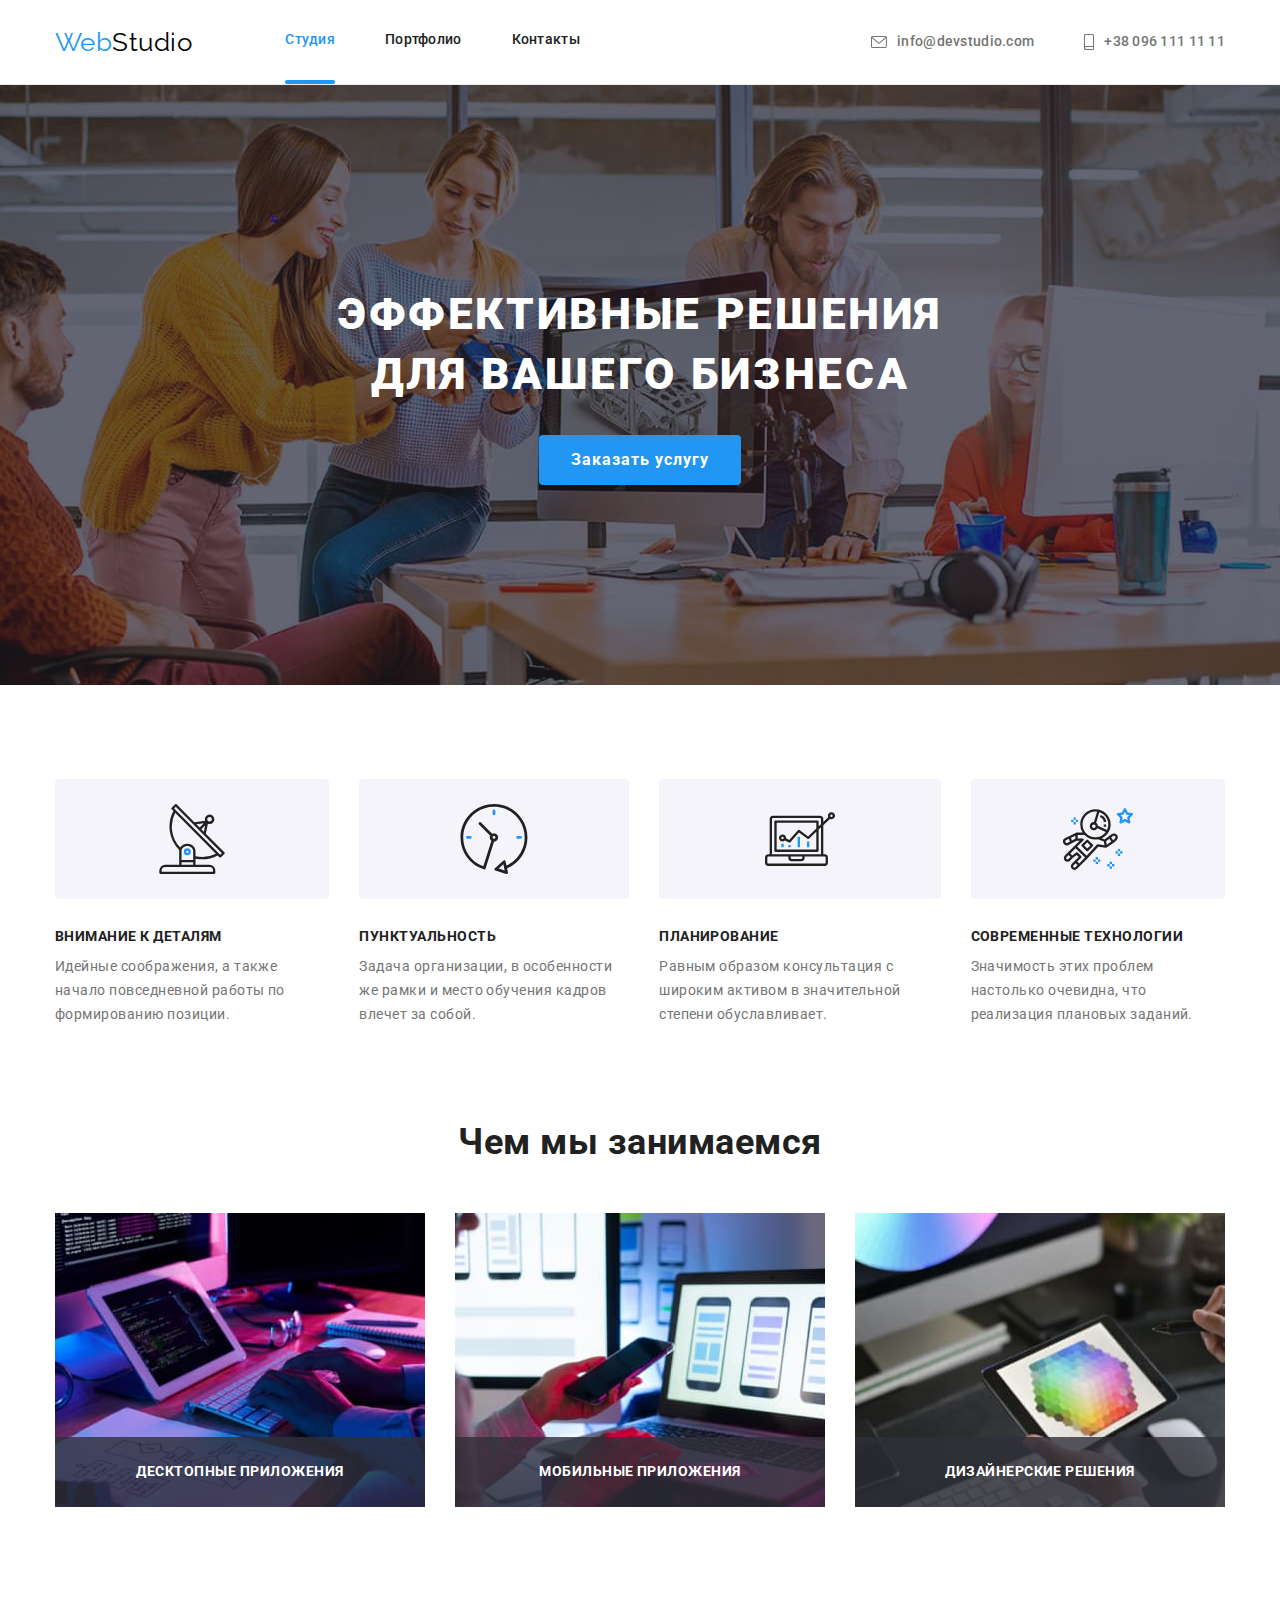
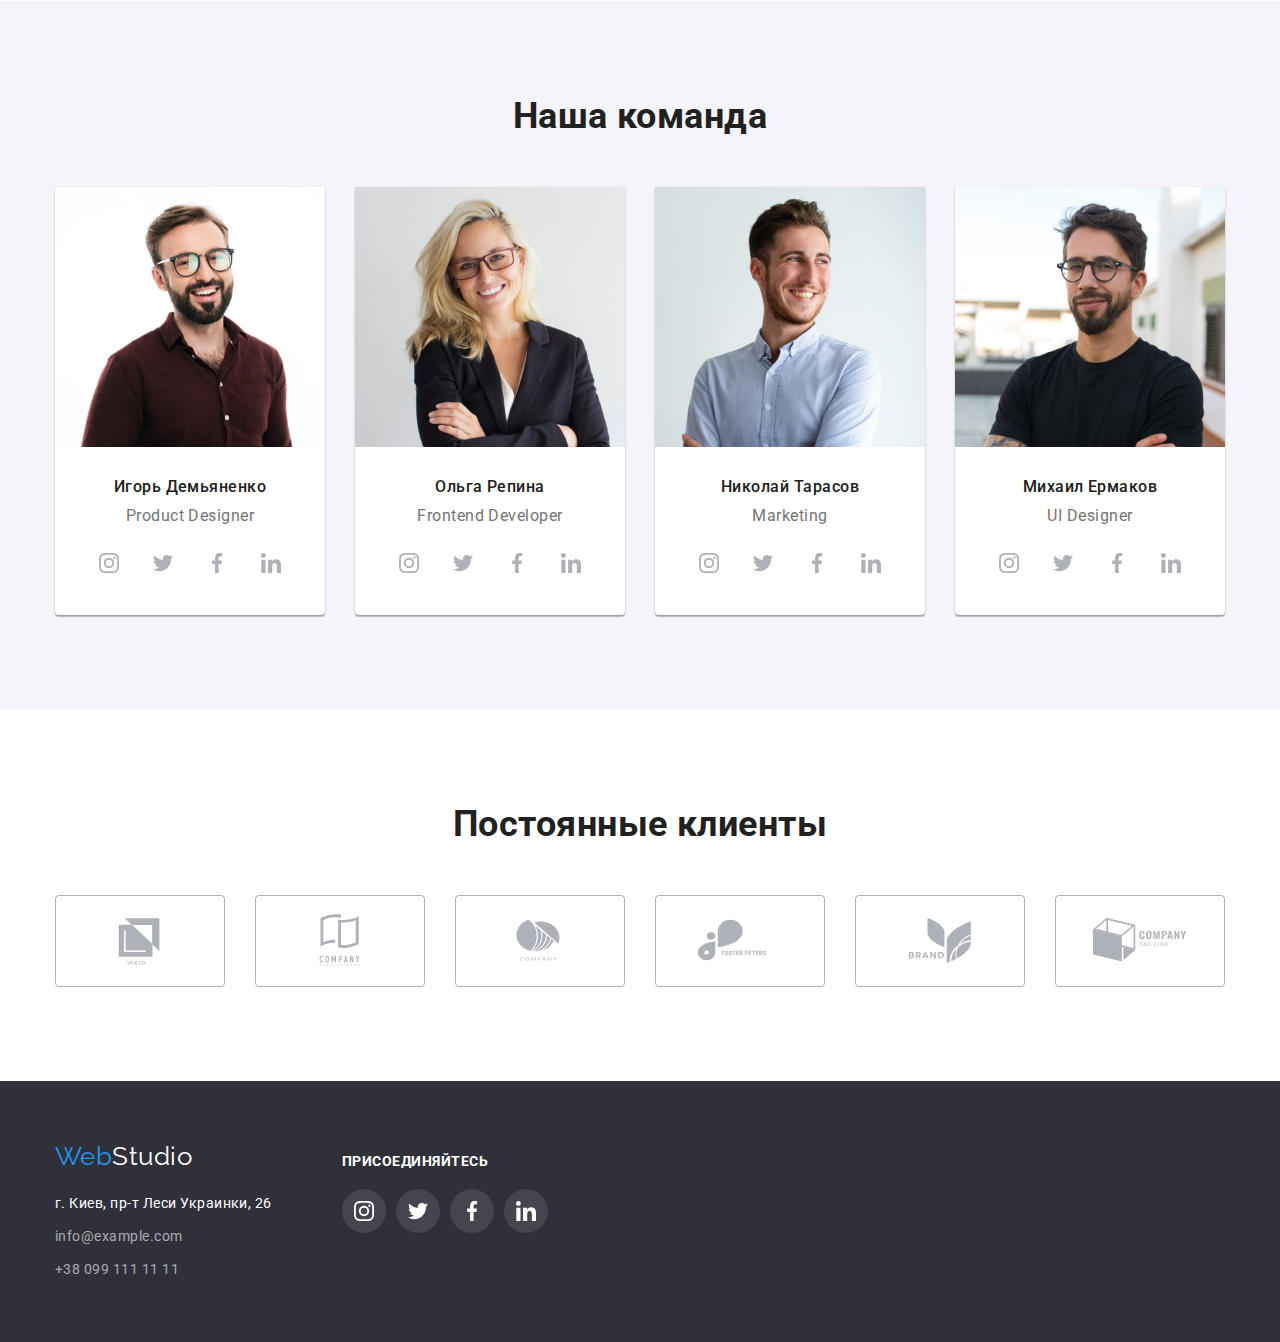
<file: index.html>
<!DOCTYPE html>
<html lang="ru">
<head>
    <meta charset="UTF-8">
    <meta http-equiv="X-UA-Compatible" content="IE=edge">
    <meta name="viewport" content="width=device-width, initial-scale=1.0">
    <title>Cтудия</title>
    <link href="https://fonts.googleapis.com/css2?family=Raleway:wght@700&family=Roboto:wght@400;500;700;900&display=swap" rel="stylesheet">
    <link rel="stylesheet" href="https://cdnjs.cloudflare.com/ajax/libs/modern-normalize/1.0.0/modern-normalize.min.css">
    <link rel="stylesheet" href="./css/styles.css">
</head>
<body>
     <!--Шапка сайта-->
    <header class="header">
        <div class="container top-line">
            <nav class="nav">
                <a href="./index.html" class="logo link">
                    Web<span class="accent">Studio</span>
                </a>
                <ul class="site-nav list">
                    <li class="item current"><a class="link current" href="./index.html">Студия</a></li>
                    <li class="item"><a class="link" href="./portfolio.html">Портфолио</a></li>
                    <li class="item"><a class="link" href="">Контакты</a></li>
                </ul>
            </nav>
            <ul class="contacs-nav list">
                <li class="item">
                    <a class="link" href="mailto:info@devstudio.com">
                        <svg class="envelope">
                            <use href="./images/icons.svg#icon-envelope"></use>
                        </svg>
                        info@devstudio.com
                    </a>
                </li>
                <li class="item">
                    <a class="link" href="tel:+380961111111">
                        <svg class="smartphone">
                            <use href="./images/icons.svg#icon-smartphone"></use>
                        </svg>
                        +38 096 111 11 11
                    </a>
                </li>
            </ul>
        </div>
    </header>
    <main>
        <!--Герой-->
        <div>
            <section class="hero">
                <h1 class="hero-title">Эффективные решения<br>для вашего бизнеса</h1>
                <button class="button" type="button" data-modal-open>Заказать услугу</button>
            </section>
        </div>
        <!--Особенности-->
        <section class="section section-features">
            <div class="container">
                <!--<h2>Особенности</h2>-->
                <ul class="list">
                    <li class="item"> 
                        <div class="icon">
                            <svg class="icon-img">
                                <use href="./images/icons.svg#icon-antenna"></use>
                            </svg>
                        </div>
                        <h3 class="title">Внимание к деталям</h3> 
                        <p class="text">Идейные соображения, а также начало повседневной работы по формированию позиции.</p>
                    </li>
                    <li class="item">
                        <div class="icon">
                            <svg class="icon-img">
                                <use href="./images/icons.svg#icon-clock"></use>
                            </svg>
                        </div>
                        <h3 class="title">Пунктуальность</h3>
                        <p class="text">Задача организации, в особенности же рамки и место обучения кадров влечет за собой.</p>
                    </li>
                    <li class="item">
                        <div class="icon">
                            <svg class="icon-img">
                                <use href="./images/icons.svg#icon-diagram"></use>
                            </svg>
                        </div>
                        <h3 class="title">Планирование</h3>
                        <p class="text">Равным образом консультация с широким активом в значительной степени обуславливает.</p>
                    </li>
                    <li class="item">
                        <div class="icon">
                            <svg class="icon-img">
                                <use href="./images/icons.svg#icon-astronaut"></use>
                            </svg>
                        </div>
                        <h3 class="title">Современные технологии</h3>
                        <p class="text">Значимость этих проблем настолько очевидна, что реализация плановых заданий.</p>
                    </li>
                </ul>
            </div>
        </section>
        <!--Чем мы занимаемся-->
        <section class="section section-job">
            <div class="container">
                <h2 class="title">Чем мы занимаемся</h2>
                <ul class="list">
                    <li class="item"><img class="picture" src="./images/jobs/img1.jpg" alt="Разработка сайтов" width="370" height="294">
                        <div class="description-job">
                            <p class="title">Десктопные приложения</p>
                        </div> 
                    </li>
                    <li class="item"><img class="picture" src="./images/jobs/img2.jpg" alt="Разработка мобильных приложений" width="370" height="294">
                        <div class="description-job">
                            <p class="title">Мобильные приложения</p>
                        </div> 
                    </li>
                    <li class="item"><img class="picture" src="./images/jobs/img3.jpg" alt="Разработка приложений для планшетов" width="370" height="294">
                        <div class="description-job">
                            <p class="title">Дизайнерские решения</p>
                        </div> 
                    </li>
                </ul>
            </div>
        </section>
        <!--Наша команда-->
        <section class="section section-team">
            <div class="container">
                <h2 class="title">Наша команда</h2>
                <ul class="list">
                    <li class="item">
                        <img class="foto" src="./images/team/photo1.jpg" alt="Фото дизайнера продукта" width="270" height="260">
                        <div class="description-foto">
                            <h3 class="name">Игорь Демьяненко</h3>
                            <p class="text" lang="en">Product Designer</p>
                            <ul class="list">
                                <li class="item-social">
                                    <a class="social" href="">
                                        <svg class="social-icon">
                                            <use href="./images/icons.svg#icon-instagram"></use>
                                        </svg>
                                    </a>
                                </li>
                                <li class="item-social">
                                    <a class="social" href="">
                                        <svg class="social-icon">
                                            <use href="./images/icons.svg#icon-twitter"></use>
                                        </svg>
                                    </a>
                                </li>
                                <li class="item-social">
                                    <a class="social" href="">
                                        <svg class="social-icon">
                                            <use href="./images/icons.svg#icon-facebook"></use>
                                        </svg>
                                    </a>
                                </li>
                                <li class="item-social">
                                    <a class="social" href="">
                                        <svg class="social-icon">
                                            <use href="./images/icons.svg#icon-linkedin"></use>
                                        </svg>
                                    </a>
                                </li>
                            </ul>
                        </div>
                    </li>
                    <li class="item">
                        <img class="foto" src="./images/team/photo2.jpg" alt="Фото Frontend разработчика" width="270" height="260"> 
                        <div class="description-foto">
                            <h3 class="name">Ольга Репина</h3>
                            <p class="text" lang="en">Frontend Developer</p>    
                            <ul class="list">
                                <li class="item-social">
                                    <a class="social" href="">
                                        <svg class="social-icon">
                                            <use href="./images/icons.svg#icon-instagram"></use>
                                        </svg>
                                    </a>
                                </li>
                                <li class="item-social">
                                    <a class="social" href="">
                                        <svg class="social-icon">
                                            <use href="./images/icons.svg#icon-twitter"></use>
                                        </svg>
                                    </a>
                                </li>
                                <li class="item-social">
                                    <a class="social" href="">
                                        <svg class="social-icon">
                                            <use href="./images/icons.svg#icon-facebook"></use>
                                        </svg>
                                    </a>
                                </li>
                                <li class="item-social">
                                    <a class="social" href="">
                                        <svg class="social-icon">
                                            <use href="./images/icons.svg#icon-linkedin"></use>
                                        </svg>
                                    </a>
                                </li>
                            </ul>
                        </div>
                    </li>
                    <li class="item">
                        <img class="foto" src="./images/team/photo3.jpg" alt="Фото сотрудника одела маркетинга" width="270" height="260">
                        <div class="description-foto">
                            <h3 class="name">Николай Тарасов</h3>
                            <p class="text" lang="en">Marketing</p>
                            <ul class="list">
                                <li class="item-social">
                                    <a class="social" href="">
                                        <svg class="social-icon">
                                            <use href="./images/icons.svg#icon-instagram"></use>
                                        </svg>
                                    </a>
                                </li>
                                <li class="item-social">
                                    <a class="social" href="">
                                        <svg class="social-icon">
                                            <use href="./images/icons.svg#icon-twitter"></use>
                                        </svg>
                                    </a>
                                </li>
                                <li class="item-social">
                                    <a class="social" href="">
                                        <svg class="social-icon">
                                            <use href="./images/icons.svg#icon-facebook"></use>
                                        </svg>
                                    </a>
                                </li>
                                <li class="item-social">
                                    <a class="social" href="">
                                        <svg class="social-icon">
                                            <use href="./images/icons.svg#icon-linkedin"></use>
                                        </svg>
                                    </a>
                                </li>
                            </ul>
                        </div>
                    </li>
                    <li class="item">
                        <img class="foto" src="./images/team/photo4.jpg" alt="Фото UI Дизайнера" width="270" height="260">
                        <div class="description-foto">
                            <h3 class="name">Михаил Ермаков</h3>
                            <p class="text" lang="en">UI Designer</p>
                            <ul class="list">
                                <li class="item-social">
                                    <a class="social" href="">
                                        <svg class="social-icon">
                                            <use href="./images/icons.svg#icon-instagram"></use>
                                        </svg>
                                    </a>
                                </li>
                                <li class="item-social">
                                    <a class="social" href="">
                                        <svg class="social-icon">
                                            <use href="./images/icons.svg#icon-twitter"></use>
                                        </svg>
                                    </a>
                                </li>
                                <li class="item-social">
                                    <a class="social" href="">
                                        <svg class="social-icon">
                                            <use href="./images/icons.svg#icon-facebook"></use>
                                        </svg>
                                    </a>
                                </li>
                                <li class="item-social">
                                    <a class="social" href="">
                                        <svg class="social-icon">
                                            <use href="./images/icons.svg#icon-linkedin"></use>
                                        </svg>
                                    </a>
                                </li>
                            </ul>
                        </div>
                    </li>
                </ul>
            </div>
        </section>
        <section class="section section-clients">
            <div class="container">
                <h2 class="title">Постоянные клиенты</h2>
                <ul class="list">
                    <li class="item">
                        <a class="link" href="">
                            <svg class="icon-logo">
                                <use href="./images/icons.svg#icon-logo1"></use>
                            </svg>
                        </a>
                    </li>
                    <li class="item">
                        <a class="link" href="">
                            <svg class="icon-logo">
                                <use href="./images/icons.svg#icon-logo2"></use>
                            </svg>
                        </a>
                    </li>
                    <li class="item">
                        <a class="link" href="">
                            <svg class="icon-logo">
                                <use href="./images/icons.svg#icon-logo3"></use>
                            </svg>
                        </a>
                    </li>
                    <li class="item">
                        <a class="link" href="">
                            <svg class="icon-logo logo4">
                                <use href="./images/icons.svg#icon-logo4"></use>
                            </svg>
                        </a>
                    </li>
                    <li class="item">
                        <a class="link" href="">
                            <svg class="icon-logo">
                                <use href="./images/icons.svg#icon-logo5"></use>
                            </svg>
                        </a>
                    </li>
                    <li class="item">
                        <a class="link" href="">
                            <svg class="icon-logo">
                                <use href="./images/icons.svg#icon-logo6"></use>
                            </svg>
                        </a>
                    </li>
                </ul>
            </div>
        </section>
    </main>
    <!--Подвал сайта-->
    <footer class="site-footer">
        <div class="container">
            <div class="logo-address">
                <a href="./index.html" class="logo-footer link">
                    Web<span class="accent">Studio</span>
                </a>
                <address>
                    <ul class="address list">
                        <li class="text">г. Киев, пр-т Леси Украинки, 26</li>
                        <li><a class="link" href="mailto:info@example.com">info@example.com</a></li>
                        <li><a class="link last" href="tel:+380991111111">+38 099 111 11 11</a></li>
                    </ul>
                </address>
            </div>
            <div class="social-footer">
                <p class="text">ПРИСОЕДИНЯЙТЕСЬ</p>
                <ul class="list">
                    <li class="item-footer-social">
                        <a class="footer-social" href="">
                            <svg class="footer-social-icon">
                                <use href="./images/icons.svg#icon-instagram"></use>
                            </svg>
                        </a>
                    </li>
                    <li class="item-footer-social">
                        <a class="footer-social" href="">
                            <svg class="footer-social-icon">
                                <use href="./images/icons.svg#icon-twitter"></use>
                            </svg>
                        </a>
                    </li>
                    <li class="item-footer-social">
                        <a class="footer-social" href="">
                            <svg class="footer-social-icon">
                                <use href="./images/icons.svg#icon-facebook"></use>
                            </svg>
                        </a>
                    </li>
                    <li class="item-footer-social">
                        <a class="footer-social" href="">
                            <svg class="footer-social-icon">
                                <use href="./images/icons.svg#icon-linkedin"></use>
                            </svg>
                        </a>
                    </li>
                </ul>
            </div>
        </div>
    </footer>
    <div class="backdrop" data-modal>
        <div class="modal-window">
            <button class="model-button" type="button" data-modal-close>
                <svg class="icon-close" width="18px" height="18px">
                    <use href="./images/icons.svg#icon-close"></use>
                </svg>
            </button>
        </div>
    </div>

    <script src="./js/modal.js"></script>
</body>
</html>
</file>
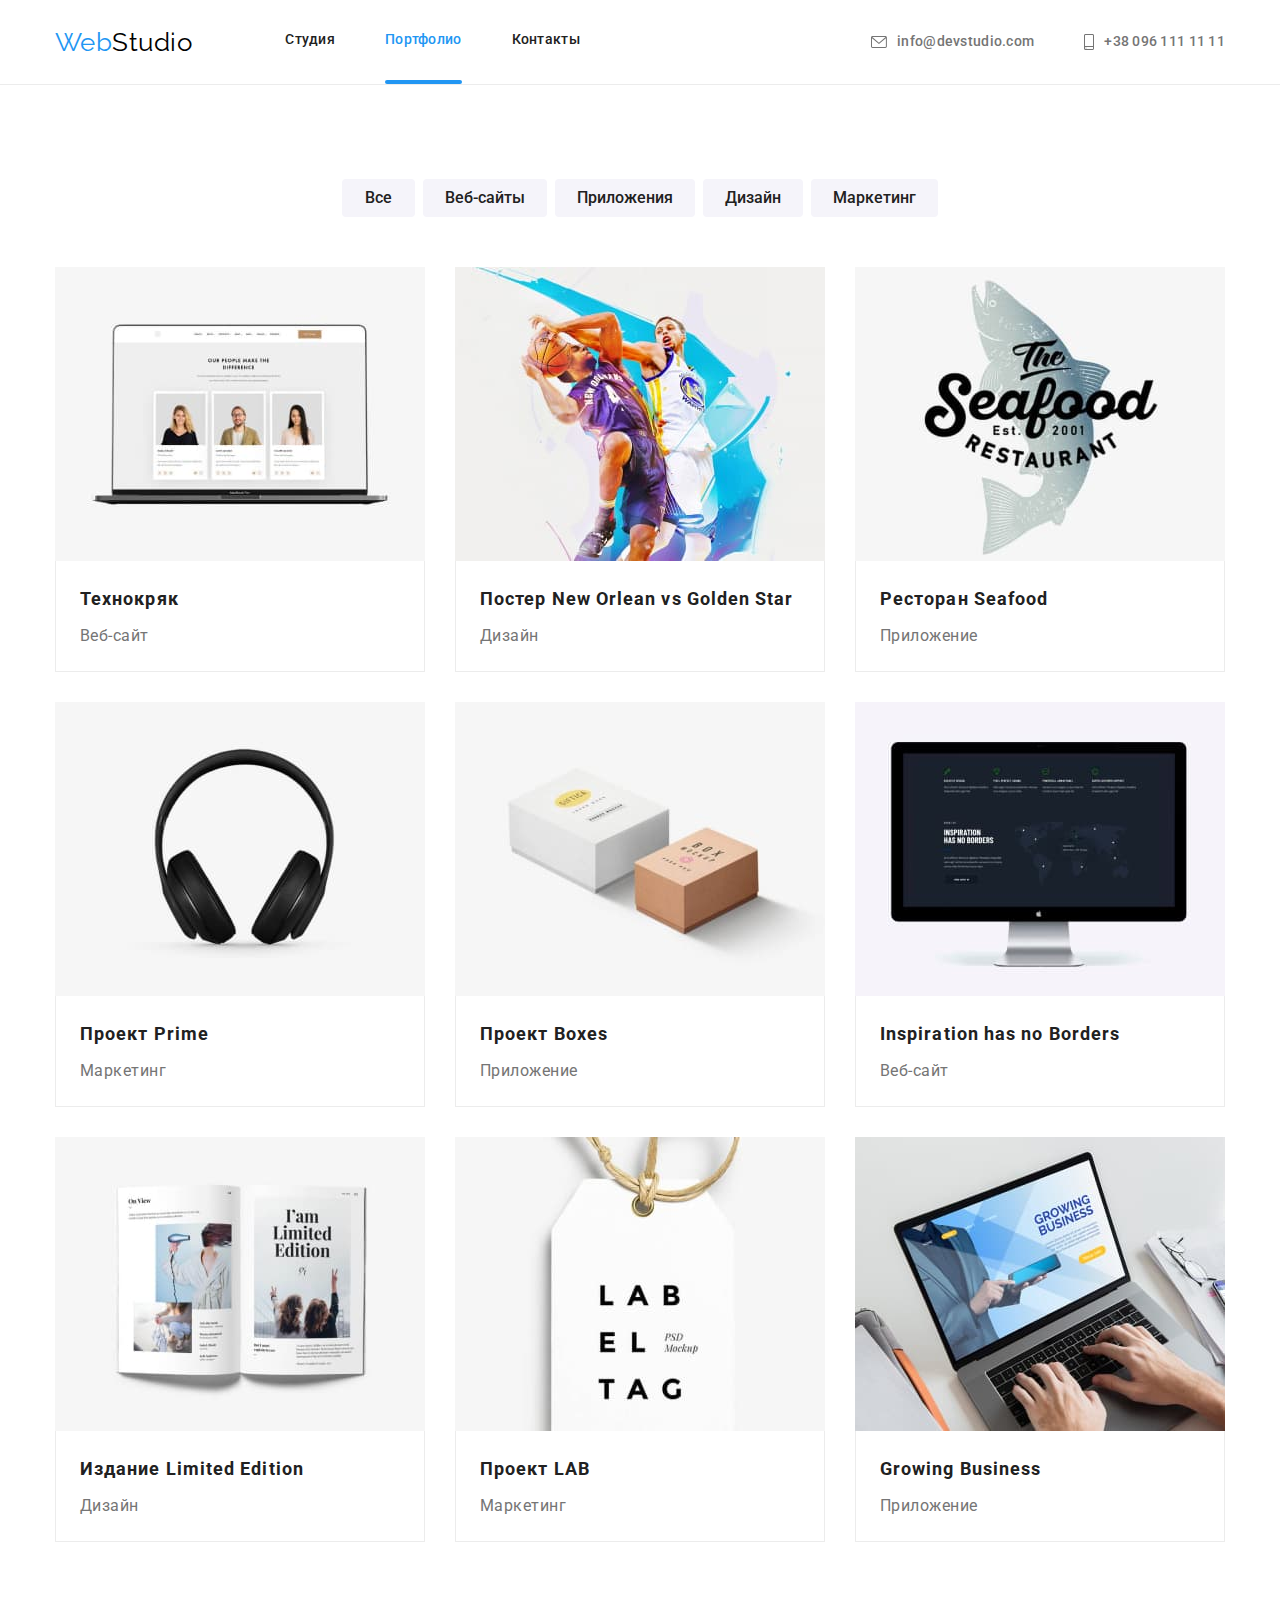
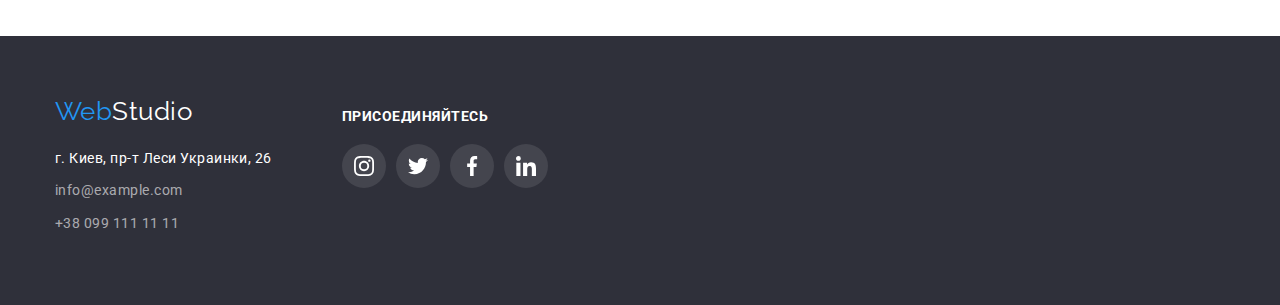
<file: portfolio.html>
<!DOCTYPE html>
<html lang="ru">
<head>
    <meta charset="UTF-8">
    <meta http-equiv="X-UA-Compatible" content="IE=edge">
    <meta name="viewport" content="width=device-width, initial-scale=1.0">
    <title>Портфолио</title>
    <link href="https://fonts.googleapis.com/css2?family=Raleway:wght@700&family=Roboto:wght@400;500;700;900&display=swap" rel="stylesheet">
    <link rel="stylesheet" href="https://cdnjs.cloudflare.com/ajax/libs/modern-normalize/1.0.0/modern-normalize.min.css">
    <link rel="stylesheet" href="./css/styles.css">
</head>
<body>
    <!--Шапка сайта-->
    <header class="header">
        <div class="container top-line">
            <nav class="nav">
                <a href="./index.html" class="logo link">
                    Web<span class="accent">Studio</span>
                </a>
                <ul class="site-nav list">
                    <li class="item"><a class="link" href="./index.html">Студия</a></li>
                    <li class="item current"><a class="link current" href="./portfolio.html">Портфолио</a></li>
                    <li class="item"><a class="link" href="">Контакты</a></li>
                </ul>
            </nav>
            <ul class="contacs-nav list">
                <li class="item">
                    <a class="link" href="mailto:info@devstudio.com">
                        <svg class="envelope">
                            <use href="./images/icons.svg#icon-envelope"></use>
                        </svg>
                        info@devstudio.com
                    </a>
                </li>
                <li class="item">
                    <a class="link" href="tel:+380961111111">
                        <svg class="smartphone">
                            <use href="./images/icons.svg#icon-smartphone"></use>
                        </svg>
                        +38 096 111 11 11
                    </a>
                </li>
            </ul>
        </div>
    </header>
        <main>
            <section class="section section-portfolio">
                <div class="container">
                    <!--Фильтры-->
                    <ul class="list-buttons">
                        <li class="item"><button class="button-portfolio" type="button">Все</button></li>
                        <li class="item"><button class="button-portfolio" type="button">Веб-сайты</button></li>
                        <li class="item"><button class="button-portfolio" type="button">Приложения</button></li>
                        <li class="item"><button class="button-portfolio" type="button">Дизайн</button></li>
                        <li class="item"><button class="button-portfolio" type="button">Маркетинг</button></li>
                    </ul>
                    <!--Портфолио-->
                    <ul class="list-img">
                        <li class="item">
                            <div class="picture-and-overlay">
                                <img class="picture" src="./images/portfolio/img7.jpg" alt="Экран ноутбука с сайтом" width="370" height="294">
                                <p class="overlay">Технокряк это современная площадка распространения коронавируса. Компании используют эту платформу для цифрового шпионажа и атак на защищённые сервера конкурентов.</p>
                            </div>
                            <div class="title-text">
                                <h3 class="title">Технокряк</h3>
                                <p class="text">Веб-сайт</p>
                            </div>  
                        </li>
                        <li class="item">
                            <div class="picture-and-overlay">
                                <img class="picture" src="./images/portfolio/img8.jpg" alt="Постер" width="370" height="294"> 
                                <p class="overlay">Lorem ipsum, dolor sit amet consectetur adipisicing elit. Natus distinctio eaque cumque, eum necessitatibus architecto libero cupiditate, esse itaque optio, maxime fugit quaerat sint non dolore tenetur. Ipsum, mollitia magni?</p>
                            </div>
                            <div class="title-text">
                                <h3 class="title">Постер New Orlean vs Golden Star</h3>
                                <p class="text">Дизайн</p>
                            </div>
                        </li>
                        <li class="item">
                            <div class="picture-and-overlay">
                                <img class="picture" src="./images/portfolio/img9.jpg" alt="Логотип ресторана Seefood" width="370" height="294">
                                <p class="overlay">Lorem ipsum dolor sit amet consectetur adipisicing elit. Nostrum nisi eaque delectus consequuntur aliquam quam totam numquam mollitia? Eligendi eum consequatur ratione soluta deserunt commodi dolor sapiente tenetur. Aut, vitae!</p>
                            </div>
                            <div class="title-text">
                                <h3 class="title">Ресторан Seafood</h3>
                                <p class="text">Приложение</p>
                            </div>
                        </li>
                        <li class="item">
                            <div class="picture-and-overlay">
                                <img class="picture" src="./images/portfolio/img10.jpg" alt="Наушники" width="370" height="294">
                                <p class="overlay">Lorem ipsum dolor sit amet, consectetur adipisicing elit. Animi corporis sint quibusdam aut alias quidem, neque, obcaecati dolorem possimus vitae consequatur dolore mollitia porro reprehenderit inventore! Quam maxime consequatur et!</p>
                            </div>
                            <div class="title-text">
                                <h3 class="title">Проект Prime</h3>
                                <p class="text">Маркетинг</p>
                            </div>
                        </li>
                        <li class="item">
                            <div class="picture-and-overlay">
                                <img class="picture" src="./images/portfolio/img11.jpg" alt="Две коробки" width="370" height="294">
                                <p class="overlay">Lorem, ipsum dolor sit amet consectetur adipisicing elit. Officia animi quibusdam voluptatibus hic suscipit reiciendis consequatur. Facere, dolore. Assumenda, facere! Laborum molestias deserunt ea consequuntur, error nobis quo explicabo laboriosam!</p>
                            </div>
                            <div class="title-text">
                                <h3 class="title">Проект Boxes</h3>
                                <p class="text">Приложение</p>
                            </div>
                        </li>
                        <li class="item">
                            <div class="picture-and-overlay">
                                <img class="picture" src="./images/portfolio/img12.jpg" alt="Экран монитора с сайтом" width="370" height="294">
                                <p class="overlay">Lorem ipsum dolor sit amet consectetur adipisicing elit. Nisi ipsa maiores deserunt nostrum nihil aperiam iste earum, quisquam corrupti exercitationem esse laudantium ratione adipisci officia assumenda quasi eum, nesciunt explicabo.</p>
                            </div>
                            <div class="title-text">
                                <h3 class="title" lang="en">Inspiration has no Borders</h3>
                                <p class="text">Веб-сайт</p>
                            </div>
                        </li>
                        <li class="item">
                            <div class="picture-and-overlay">
                                <img  class="picture" src="./images/portfolio/img13.jpg" alt="Открытый журнал" width="370" height="294">
                                <p class="overlay">Lorem ipsum dolor sit amet consectetur, adipisicing elit. Suscipit sit perspiciatis aliquid a consectetur molestiae saepe eos, quis velit nostrum minima voluptas dignissimos obcaecati ipsum autem reiciendis recusandae possimus dolorem.</p>
                            </div>
                            <div class="title-text">
                                <h3 class="title">Издание Limited Edition</h3>
                                <p class="text">Дизайн</p>
                            </div>
                        </li>
                        <li class="item">
                            <div class="picture-and-overlay">
                                <img class="picture" src="./images/portfolio/img14.jpg" alt="Бирка с логотипом проекта LAB" width="370" height="294">
                                <p class="overlay">Lorem ipsum dolor sit amet, consectetur adipisicing elit. Error qui velit consequuntur cum quaerat blanditiis odio nam assumenda est vitae! Quasi, blanditiis totam laborum ea nobis libero alias. Veritatis, repellendus.</p>
                            </div>
                            <div class="title-text">
                                <h3 class="title">Проект LAB</h3>
                                <p class="text">Маркетинг</p>
                            </div>
                        </li>
                        <li class="item">
                            <div class="picture-and-overlay">
                                <img class="picture" src="./images/portfolio/img15.jpg" alt="Ноутбук с открытым приложением" width="370" height="294">
                                <p class="overlay">Lorem ipsum, dolor sit amet consectetur adipisicing elit. Fuga, repellat, similique eius eaque quisquam fugit unde quod ab nobis vitae eligendi minima quae excepturi ullam nulla! Earum dignissimos aut ad.</p>
                            </div>
                            <div class="title-text">
                                <h3 class="title">Growing Business</h3>
                                <p class="text">Приложение</p>
                            </div>
                        </li>
                    </ul>
                </div>
            </section>
        </main> 
        <footer class="site-footer">
            <div class="container">
                <div class="logo-address">
                    <a href="./index.html" class="logo-footer link">
                        Web<span class="accent">Studio</span>
                    </a>
                    <address>
                        <ul class="address list">
                            <li class="text">г. Киев, пр-т Леси Украинки, 26</li>
                            <li><a class="link" href="mailto:info@example.com">info@example.com</a></li>
                            <li><a class="link" href="tel:+380991111111">+38 099 111 11 11</a></li>
                        </ul>
                    </address>
                </div>    
                <div class="social-footer">
                    <p class="text">ПРИСОЕДИНЯЙТЕСЬ</p>
                    <ul class="list">
                        <li class="item-footer-social">
                            <a class="footer-social" href="">
                                <svg class="footer-social-icon">
                                    <use href="./images/icons.svg#icon-instagram"></use>
                                </svg>
                            </a>
                        </li>
                        <li class="item-footer-social">
                            <a class="footer-social" href="">
                                <svg class="footer-social-icon">
                                    <use href="./images/icons.svg#icon-twitter"></use>
                                </svg>
                            </a>
                        </li>
                        <li class="item-footer-social">
                            <a class="footer-social" href="">
                                <svg class="footer-social-icon">
                                    <use href="./images/icons.svg#icon-facebook"></use>
                                </svg>
                            </a>
                        </li>
                        <li class="item-footer-social">
                            <a class="footer-social" href="">
                                <svg class="footer-social-icon">
                                    <use href="./images/icons.svg#icon-linkedin"></use>
                                </svg>
                            </a>
                        </li>
                    </ul>
                </div>
            </div>
        </footer>
</body>
</html>
</file>
<file: css/styles.css>
:root {
    --title-text-color: #212121;
    --primary-text-color: #757575;
}
body {
    background: #FFFFFF;
    color: var(--primary-text-color);
    font-family: Roboto, sans-serif; 
    letter-spacing: 0.03em;
}
.link {
    text-decoration: none;
}
.list, .list-buttons, .list-img {
    padding: 0;
    margin: 0;
    list-style: none;
}
.container{
    width: 1200px;
    padding-left: 15px;
    padding-right: 15px;
    margin-left: auto;
    margin-right: auto;
}
.header{
    border-bottom: 1px solid #ECECEC;
}
/*Логотип */
.logo {
    margin-right: 93px;
    
    color: #2196F3;
    font-family: Raleway, sans-serif;
    font-size: 26px;
    line-height: 1.19;
}
.logo .accent{
    color: #000000;
}
/* Навигация сайта */
.top-line, .nav {
    display: flex;
    align-items: center;
}
.site-nav,
.contacs-nav {
    display: flex;
    margin-left: auto;
}
.site-nav .item:not(:last-child),
.contacs-nav .item:not(:last-child) {
    margin-right: 50px;
}
.site-nav .link{
    display: block;
    padding-top: 32px;
    padding-bottom: 32px;

    color: var(--title-text-color);
    font-weight: 500;
    font-size: 14px;
    line-height: 1.14;
    letter-spacing: 0.02em;

    transition: color 250ms cubic-bezier(0.4, 0, 0.2, 1);
}
.contacs-nav .link {
    display: flex;
    align-items: center;
    padding-top: 32px;
    padding-bottom: 32px;

    color: var(--primary-text-color);
    font-weight: 500;
    font-size: 14px;
    line-height: 1.14;
    letter-spacing: 0.02em;

    transition: color 250ms cubic-bezier(0.4, 0, 0.2, 1);
}
.envelope{
    width: 16px;
    height: 12px;
    margin-right: 10px;
    fill: #757575;
    transition: fill 250ms cubic-bezier(0.4, 0, 0.2, 1);
}
.smartphone{
    width: 10px;
    height: 16px;
    margin-right: 10px;
    fill: #757575;
    transition: fill 250ms cubic-bezier(0.4, 0, 0.2, 1);
}
.contacs-nav .link:hover .envelope,
.contacs-nav .link:focus .envelope,
.contacs-nav .link:hover .smartphone,
.contacs-nav .link:focus .smartphone {
    fill: #2196F3;
}
.site-nav .link:hover,
.site-nav .link:focus,
.contacs-nav .link:hover,
.contacs-nav .link:focus { 
    color: #2196F3;
}
.item.current::after{
    content: "";
    display: block;

    height: 4px;
    background: #2196F3;
    border-radius: 2px;
}
.site-nav .link.current {
    color: #2196F3;
} 
/* Герой */
.hero {
    background-color: #C4C4C4;
    height: 600px;
    max-width: 1600px;
    text-align: center;
    margin-left: auto;
    margin-right: auto;
    padding-top: 200px;
    padding-bottom: 200px;
    background-image: linear-gradient(
        to right,
        rgba(47, 48, 58, 0.4),
        rgba(47, 48, 58, 0.4)
    ), url(../images/hero.jpg);
    
    background-position: center;
    background-repeat: no-repeat;
    background-size: cover;
}
.hero-title {
    color: #FFFFFF;
    font-weight: 900;
    font-size: 44px;
    line-height: 1.36;
    letter-spacing: 0.06em;
    text-transform: uppercase;
    margin-top: 0px;
    margin-bottom: 30px;
}
/* Секции */
.section{
    padding-top: 94px;
    padding-bottom: 94px;
}
/* Секции главной страницы */
.section-features{
    padding-bottom: 47px;
}
.section-job{
    padding-top: 47px;
}
.section-features .list,
.section-job .list,
.section-team .list,
.section-clients .list{
    display: flex;
}
.section-features .item:not(:last-child),
.section-job .item:not(:last-child),
.section-team .item:not(:last-child),
.section-clients .item:not(:last-child)  {
        margin-right: 30px;
}
.section-features .icon{
    height: 120px;
    background-color: #F5F4FA;
    border-radius: 4px;
    margin-right: 0;
    margin-bottom: 30px;
}
.icon {
    display: flex;
    justify-content: center;
    align-items: center;
}
.icon-img{
    width: 70px;
    height: 70px;
}
.section-features .title {
    color: var(--title-text-color);
    font-weight: 700;
    font-size: 14px;
    line-height: 1.14;
    text-transform: uppercase;
    margin-top: 0px;
    margin-bottom: 10px;
}
.section-features .text{
    font-size: 14px;
    line-height: 1.71;
    margin-top: 0px;
    margin-bottom: 0px;
}
.picture, .foto{
    display: block;
}
.section-job .title,
.section-team .title,
.section-clients .title{
    color: var(--title-text-color);
    font-size: 36px;
    line-height: 1.17;
    text-align: center;
    margin-top: 0px;
    margin-bottom: 50px;
}
.section-job .item {
    position: relative;
}
.section-job .description-job {
    width: 370px;
    background: rgba(47, 48, 58, 0.8);
    position: absolute;
    bottom: 0; 
}
.description-job .title {
    color: #FFFFFF;
    font-weight: 700;
    font-size: 14px;
    line-height: 1.14;
    text-transform: uppercase;
    text-align: center;
    padding-top: 27px;
    padding-bottom: 27px;
    margin-bottom: 0;
}
.section-team { 
    background-color: #F5F4FA;
}
.section-team .item {
    background-color: #FFFFFF;
    box-shadow: 0px 1px 3px rgba(0, 0, 0, 0.12), 0px 1px 1px rgba(0, 0, 0, 0.14), 0px 2px 1px rgba(0, 0, 0, 0.2);
    border-radius: 0px 0px 4px 4px;
}
.description-foto{
    padding-top: 30px;
    padding-bottom: 30px;
}
.section-team .name{
    color: var(--title-text-color);
    font-weight: 500;
    font-size: 16px;
    line-height: 1.19;
    margin-top: 0px;
    margin-bottom: 10px;
    text-align: center;
}
.section-team .text{
    font-size: 16px;
    line-height: 1.19;
    margin-top: 0px;
    margin-bottom: 16px;
    text-align: center;
}
.description-foto .list {
    display: flex;
    justify-content: center;
}
.social{
    display: inline-flex;
    justify-content: center;
    align-items: center;
    width: 44px;
    height: 44px;
    border-radius: 50%;

    transition: background-color 250ms cubic-bezier(0.4, 0, 0.2, 1);
}
.social-icon {
    width: 20px;
    height: 20px;
    fill: #AFB1B8;

    transition: fill 250ms cubic-bezier(0.4, 0, 0.2, 1);
}
.item-social:not(:last-child) {
    margin-right: 10px;
}
.social:hover,
.social:focus{
    background-color: #2196F3;
}
.social:hover .social-icon,
.social:focus .social-icon {
    fill: #FFFFFF;
}
.section-clients .item{
    width: 170px;
    height: 92px;

    border: 1px solid #AFB1B8;
    box-sizing: border-box;
    border-radius: 4px;

    display: flex;
    justify-content: center;
    align-items: center;

    transition: fill 250ms cubic-bezier(0.4, 0, 0.2, 1),
    border 250ms cubic-bezier(0.4, 0, 0.2, 1);
}
.section-clients .link {
    display: flex;
    justify-content: center;
    align-items: center;
    width: 170px;
    height: 92px;
}
.section-clients .icon-logo{
    width: 106px;
    height: 60px;
    fill: #AFB1B8;

    transition: fill 250ms cubic-bezier(0.4, 0, 0.2, 1);
}
.section-clients .item:hover,
.section-clients .item:focus {
    border: 1px solid #2196F3;
    fill: #2196F3;
}
.section-clients .link:hover .icon-logo,
.section-clients .link:focus .icon-logo {
    fill: #2196F3;
}
/* Секции страницы Порфолио */
.list-buttons {
    display: flex;
    justify-content: center;
    margin-bottom: 50px;
}
.list-buttons .item:not(:last-child) {
    margin-right: 8px;
}
.list-img {
    display: flex;
    flex-wrap: wrap;
    margin-left: -30px;
    margin-top: -30px; 
}
.list-img .item {
    width: 370px;
    flex-basis: calc(100% / 3 - 30px);
    margin-left: 30px;
    margin-top: 30px;
    transition: box-shadow 250ms cubic-bezier(0.4, 0, 0.2, 1);
}
.list-img .item:hover {
    box-shadow: 0px 4px 4px rgba(0, 0, 0, 0.25);
}
.title-text{
    border: 1px solid #ECECEC;
    border-top: 0;
    padding: 20px 24px 20px 24px;
}
.section-portfolio .title{
    color: var(--title-text-color);
    font-size: 18px;
    line-height: 2;
    letter-spacing: 0.06em;
    margin-top: 0;
    margin-bottom: 4px;
}
.section-portfolio .text{
    font-size: 16px;
    line-height: 1.87;
    margin-top: 0px;
    margin-bottom: 0;
}
.picture-and-overlay {
    position: relative;
    overflow: hidden;
}
.overlay {
    position: absolute;
    top: 0;
    left: 0;
    background: rgba(33, 150, 243, 0.9);
    font-size: 18px;
    line-height: 1.56;
    color: #FFFFFF;
    width: 100%;
    height: 100%;
    padding: 63px 24px;
    margin: 0;
    overflow: auto;
    transform: translateY(100.1%);
    transition: transform 250ms cubic-bezier(0.4, 0, 0.2, 1);
}
.list-img .item:hover .overlay {
    transform: translateY(0%);
}   
/* Кнопки */
.button {
    cursor: pointer;
    color: #FFFFFF;
    background-color: #2196F3;
    font-weight: 700;
    font-size: 16px;
    line-height: 1.87;
    letter-spacing: 0.06em;
    border: 0px;
    box-shadow: 0px 4px 4px rgba(0, 0, 0, 0.15);
    border-radius: 4px;
    padding: 10px 32px;
    min-width: 200px;

    transition: background-color 250ms cubic-bezier(0.4, 0, 0.2, 1);
}
.button:hover,
.button:focus {
    background-color:  #188CE8;
}
.button-portfolio {
    cursor: pointer;
    color: var(--title-text-color);
    background-color: #F5F4FA;
    font-family: inherit;
    font-weight: 500;
    font-size: 16px;
    line-height: 1.62;
    text-align: center;
    border: 0px;
    border-radius: 4px;
    padding: 6px 22px;
    min-width: 73px;

    transition: background-color 250ms cubic-bezier(0.4, 0, 0.2, 1),
    color 250ms cubic-bezier(0.4, 0, 0.2, 1),
    box-shadow 250ms cubic-bezier(0.4, 0, 0.2, 1);
}
.button-portfolio:hover,
.button-portfolio:focus{
    background-color: #2196F3;
    color: #FFFFFF;
    box-shadow: 0px 3px 1px rgba(0, 0, 0, 0.1), 0px 1px 2px rgba(0, 0, 0, 0.08), 0px 2px 2px rgba(0, 0, 0, 0.12);
}
/* Подвал */
.site-footer {
    background-color: #2F303A;
    padding-top: 60px;
    padding-bottom: 60px;
}
.logo-footer{
    color: #2196F3;
    font-family: Raleway;
    font-size: 26px;
    line-height: 1.19;
    display: inline-block;
    margin-bottom: 20px;
}
.logo-footer .accent{
    color: #FFFFFF;
}
.address .text{
    color: #FFFFFF;
    font-style: normal;
    font-size: 14px;
    line-height: 1.71;
    margin-bottom: 9px;
}
.address .link {
    color: #FFFFFF99;
    font-style: normal;
    font-size: 14px;
    line-height: 1.71;
    display: inline-block;
    margin-bottom: 9px;

    transition: color 250ms cubic-bezier(0.4, 0, 0.2, 1);
}
.address .last{
    margin-bottom: 0px;
}
.address .link:hover,
.address .link:focus { 
    color: #2196F3;
}
.site-footer .container{
    display: flex;
    align-items: flex-start;
}
.logo-address{
    margin-right: 70px;
}
.social-footer .text {
    font-weight: bold;
    font-size: 14px;
    line-height: 16px;
    text-transform: uppercase;
    color: #FFFFFF;
    margin-top: 12px;
    margin-bottom: 20px;
}
.social-footer .list{
    display: flex;
    justify-content: center;
    align-items: center;
}
.item-footer-social:not(:last-child) {
    margin-right: 10px;
}
.footer-social{
    display: inline-flex;
    justify-content: center;
    align-items: center;
    width: 44px;
    height: 44px;
    border-radius: 50%;
    background: rgba(255, 255, 255, 0.1);

    transition: background-color 250ms cubic-bezier(0.4, 0, 0.2, 1);
}
.footer-social-icon {
    width: 20px;
    height: 20px;
    fill: #FFFFFF;
}
.footer-social:hover,
.footer-social:focus{
    background-color: #2196F3;
}
/* Модальное окно */
.backdrop {
    position: fixed;
    top: 0;
    left: 0;
    width: 100vw;
    height: 100vh;
    z-index: 100;
    background: rgba(0, 0, 0, 0.2);
    opacity: 0;
    visibility: hidden;
    pointer-events: none;

    transition: opacity 250ms linear,
    visibility 250ms linear;
} 
.is-hidden {
    opacity: 1;
    visibility: visible;
    pointer-events: auto;
}
.modal-window {
    position: absolute;
    top: 50%;
    left: 50%;
    transform: translate(-50%, -50%);
    width: 528px;
    height: 581px;
    background: #FFFFFF;
    box-shadow: 0px 1px 3px rgba(0, 0, 0, 0.12), 0px 1px 1px rgba(0, 0, 0, 0.14), 0px 2px 1px rgba(0, 0, 0, 0.2);
    border-radius: 4px;
}   
.model-button {
    position: absolute;
    top: 8px;
    right: 8px;
    width: 30px;
    height: 30px;
    background: #FFFFFF;
    border: 1px solid rgba(0, 0, 0, 0.1);
    border-radius: 50%;
    box-sizing: border-box;
    padding: 0;
}
.icon-close {
    position: absolute;
    top: 50%;
    left: 50%;
    transform: translate(-50%, -50%);
}
</file>
